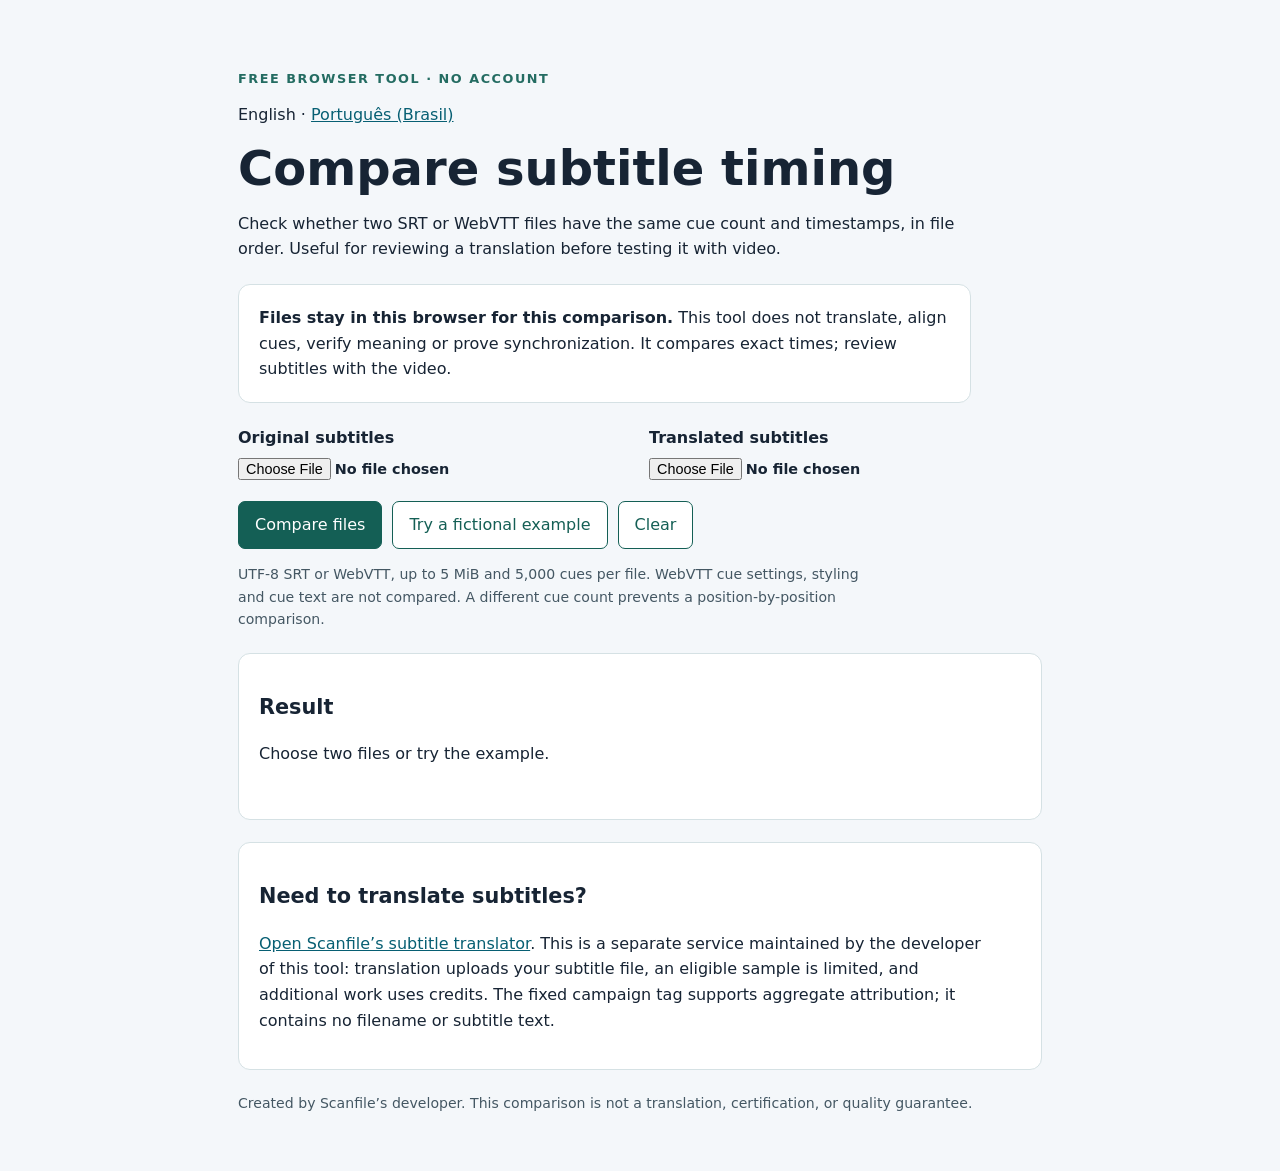
<file: browser/index.html>
<!doctype html>
<html lang="en"><head><meta charset="utf-8"><meta name="viewport" content="width=device-width,initial-scale=1"><title>Subtitle Timing Compare — SRT and WebVTT</title><link rel="stylesheet" href="style.css"></head>
<body><main><p class="eyebrow">Free browser tool · no account</p><nav aria-label="Language">English · <a href="pt-br/" hreflang="pt-BR">Português (Brasil)</a></nav><h1>Compare subtitle timing</h1><p>Check whether two SRT or WebVTT files have the same cue count and timestamps, in file order. Useful for reviewing a translation before testing it with video.</p>
<p class="notice"><strong>Files stay in this browser for this comparison.</strong> This tool does not translate, align cues, verify meaning or prove synchronization. It compares exact times; review subtitles with the video.</p>
<div class="grid"><label>Original subtitles<input id="original" type="file" accept=".srt,.vtt,text/vtt,application/x-subrip"></label><label>Translated subtitles<input id="translated" type="file" accept=".srt,.vtt,text/vtt,application/x-subrip"></label></div>
<div class="actions"><button id="compare" type="button">Compare files</button><button id="sample" type="button" class="secondary">Try a fictional example</button><button id="clear" type="button" class="secondary">Clear</button></div>
<p class="small">UTF-8 SRT or WebVTT, up to 5 MiB and 5,000 cues per file. WebVTT cue settings, styling and cue text are not compared. A different cue count prevents a position-by-position comparison.</p>
<section aria-live="polite"><h2>Result</h2><p id="status">Choose two files or try the example.</p><ol id="details"></ol></section>
<section><h2>Need to translate subtitles?</h2><p><a href="https://scanfile.online/tools/ai-subtitle-translator?sf_campaign=github_subtitle_timing" target="_blank" rel="noopener noreferrer">Open Scanfile’s subtitle translator</a>. This is a separate service maintained by the developer of this tool: translation uploads your subtitle file, an eligible sample is limited, and additional work uses credits. The fixed campaign tag supports aggregate attribution; it contains no filename or subtitle text.</p></section>
<footer>Created by Scanfile’s developer. This comparison is not a translation, certification, or quality guarantee.</footer></main><script defer src="app.js"></script></body></html>
</file>
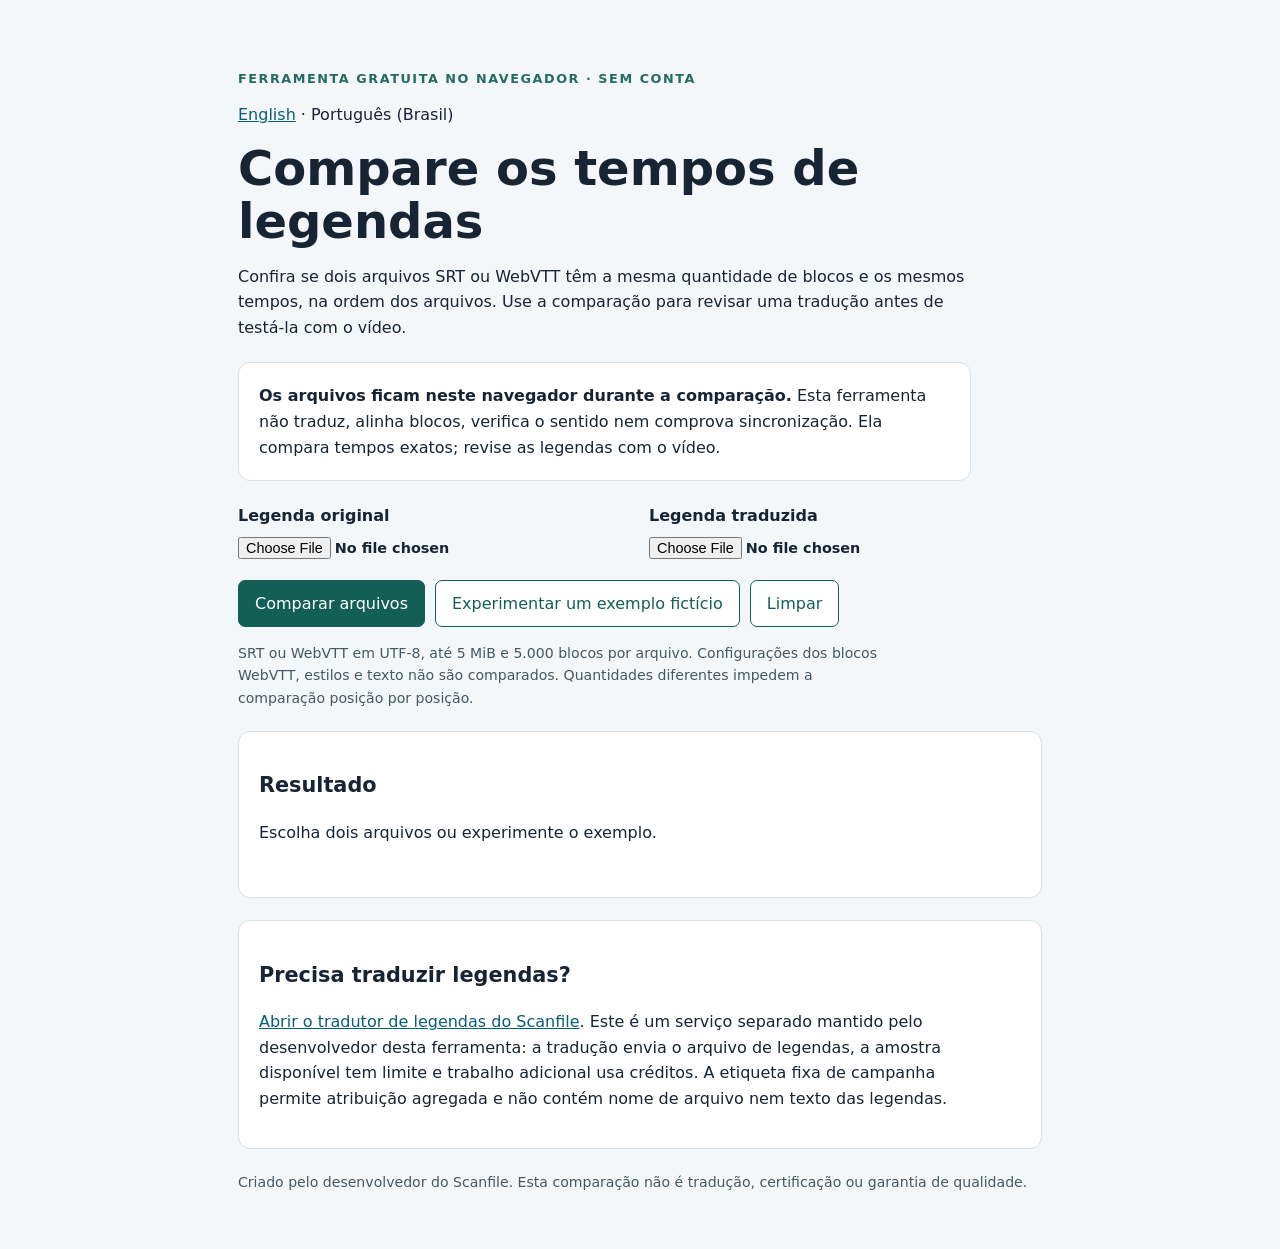
<file: browser/pt-br/index.html>
<!doctype html>
<html lang="pt-BR"><head><meta charset="utf-8"><meta name="viewport" content="width=device-width,initial-scale=1"><title>Comparar tempos de legendas SRT e WebVTT</title><link rel="stylesheet" href="../style.css"></head>
<body><main><p class="eyebrow">Ferramenta gratuita no navegador · sem conta</p><nav aria-label="Idioma"><a href="../">English</a> · Português (Brasil)</nav><h1>Compare os tempos de legendas</h1><p>Confira se dois arquivos SRT ou WebVTT têm a mesma quantidade de blocos e os mesmos tempos, na ordem dos arquivos. Use a comparação para revisar uma tradução antes de testá-la com o vídeo.</p>
<p class="notice"><strong>Os arquivos ficam neste navegador durante a comparação.</strong> Esta ferramenta não traduz, alinha blocos, verifica o sentido nem comprova sincronização. Ela compara tempos exatos; revise as legendas com o vídeo.</p>
<div class="grid"><label>Legenda original<input id="original" type="file" accept=".srt,.vtt,text/vtt,application/x-subrip"></label><label>Legenda traduzida<input id="translated" type="file" accept=".srt,.vtt,text/vtt,application/x-subrip"></label></div>
<div class="actions"><button id="compare" type="button">Comparar arquivos</button><button id="sample" type="button" class="secondary">Experimentar um exemplo fictício</button><button id="clear" type="button" class="secondary">Limpar</button></div>
<p class="small">SRT ou WebVTT em UTF-8, até 5 MiB e 5.000 blocos por arquivo. Configurações dos blocos WebVTT, estilos e texto não são comparados. Quantidades diferentes impedem a comparação posição por posição.</p>
<section aria-live="polite"><h2>Resultado</h2><p id="status">Escolha dois arquivos ou experimente o exemplo.</p><ol id="details"></ol></section>
<section><h2>Precisa traduzir legendas?</h2><p><a href="https://scanfile.online/pt-br/tools/ai-subtitle-translator?sf_campaign=github_subtitle_timing" target="_blank" rel="noopener noreferrer">Abrir o tradutor de legendas do Scanfile</a>. Este é um serviço separado mantido pelo desenvolvedor desta ferramenta: a tradução envia o arquivo de legendas, a amostra disponível tem limite e trabalho adicional usa créditos. A etiqueta fixa de campanha permite atribuição agregada e não contém nome de arquivo nem texto das legendas.</p></section>
<footer>Criado pelo desenvolvedor do Scanfile. Esta comparação não é tradução, certificação ou garantia de qualidade.</footer></main><script defer src="../app.js"></script></body></html>
</file>
<file: browser/style.css>
:root{font-family:system-ui,sans-serif;color:#172434;background:#f4f7fa;line-height:1.6}*{box-sizing:border-box}main{max-width:900px;margin:0 auto;padding:clamp(20px,5vw,48px)}h1{font-size:clamp(2rem,5vw,3rem);line-height:1.1;margin:.3em 0}h2{font-size:1.3rem}p{max-width:72ch}.eyebrow{font-size:.8rem;letter-spacing:.12em;text-transform:uppercase;color:#246c62;font-weight:700}.notice,section{background:#fff;border:1px solid #d5e1e4;border-radius:12px;padding:20px;margin:22px 0}.grid{display:grid;grid-template-columns:repeat(auto-fit,minmax(min(100%,260px),1fr));gap:18px}label{font-weight:650}input{display:block;width:100%;margin-top:8px;font:inherit;font-size:.9rem}.actions{display:flex;flex-wrap:wrap;gap:10px;margin-top:20px}button{min-height:44px;padding:10px 16px;border:1px solid #145f55;border-radius:7px;background:#145f55;color:white;font:inherit;cursor:pointer}.secondary{color:#145f55;background:white}button:focus-visible,a:focus-visible,input:focus-visible{outline:3px solid #e3aa1a;outline-offset:2}.small,footer{font-size:.88rem;color:#445763}a{color:#075f73}#details{max-height:22rem;overflow:auto}#details li{padding:.3rem 0;overflow-wrap:anywhere}
</file>
